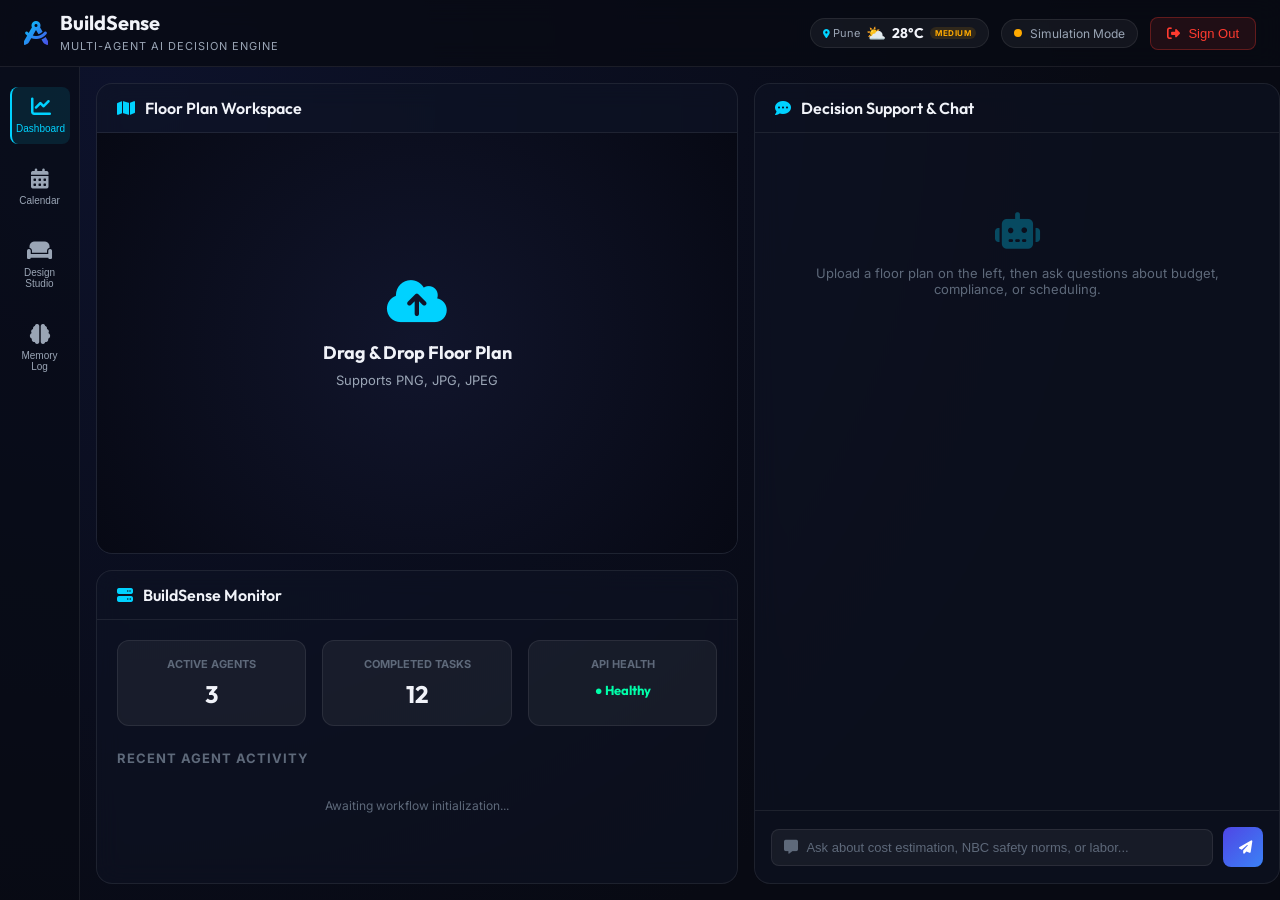
<file: .freebuff/preview.html>
<!DOCTYPE html>
<html lang="en">
<head>
    <meta charset="UTF-8">
    <meta name="viewport" content="width=device-width, initial-scale=1.0">
    <title>BuildSense - Weather in Header</title>
    <link rel="preconnect" href="https://fonts.googleapis.com">
    <link rel="preconnect" href="https://fonts.gstatic.com" crossorigin>
    <link href="https://fonts.googleapis.com/css2?family=Inter:wght@300;400;500;600;700&family=Outfit:wght@400;500;600;700;800&display=swap" rel="stylesheet">
    <link rel="stylesheet" href="https://cdnjs.cloudflare.com/ajax/libs/font-awesome/6.4.0/css/all.min.css">
    <style>
        :root {
            --bg-app: #080a13; --bg-card: rgba(16,20,38,0.55); --bg-card-hover: rgba(22,27,51,0.7);
            --border-glass: rgba(255,255,255,0.08); --border-glass-active: rgba(0,210,255,0.3);
            --text-primary: #f1f3f9; --text-secondary: #9aa5b5; --text-muted: #5e697a;
            --color-primary: #4f46e5; --color-blue: #00d2ff; --color-orange: #ffaa00;
            --color-green: #00ffaa; --color-red: #ff3b30;
            --font-heading: 'Outfit', sans-serif; --font-body: 'Inter', sans-serif;
            --transition-smooth: all 0.3s cubic-bezier(0.4,0,0.2,1);
        }
        * { margin:0; padding:0; box-sizing:border-box; }
        body { background:var(--bg-app); color:var(--text-primary); font-family:var(--font-body); height:100vh; display:flex; flex-direction:column; background:radial-gradient(circle at 10% 10%,#0d122b 0%,#080a13 70%); }
        @keyframes fadeIn { from{opacity:0;transform:translateY(4px)} to{opacity:1;transform:translateY(0)} }
        @keyframes spin { to{transform:rotate(360deg)} }

        /* Header */
        .app-header { display:flex; align-items:center; justify-content:space-between; padding:12px 24px; background:rgba(8,10,19,0.8); backdrop-filter:blur(12px); border-bottom:1px solid var(--border-glass); z-index:100; }
        .header-logo { display:flex; align-items:center; gap:12px; }
        .logo-icon { font-size:24px; background:linear-gradient(135deg,var(--color-blue),var(--color-primary)); -webkit-background-clip:text; -webkit-text-fill-color:transparent; }
        .logo-text h1 { font-family:var(--font-heading); font-size:20px; font-weight:700; line-height:1.1; }
        .logo-text span { font-size:11px; color:var(--text-secondary); text-transform:uppercase; letter-spacing:1px; }
        .header-actions { display:flex; align-items:center; gap:12px; }

        /* Engine Mode Badge */
        .engine-mode-badge { display:flex; align-items:center; gap:8px; background:rgba(255,255,255,0.05); border:1px solid var(--border-glass); padding:6px 12px; border-radius:20px; font-size:12px; color:var(--text-secondary); }
        .status-dot { width:8px; height:8px; border-radius:50%; background:var(--color-orange); }
        .status-dot.pulsing { animation:pulse-orange 1.5s infinite; }
        @keyframes pulse-orange { 0%,100%{box-shadow:0 0 0 0 rgba(255,170,0,0.3)} 50%{box-shadow:0 0 0 6px transparent} }

        /* Buttons */
        .btn { display:inline-flex; align-items:center; gap:8px; padding:8px 16px; border-radius:8px; font-size:13px; font-weight:500; cursor:pointer; border:1px solid transparent; }
        .btn-danger { background:rgba(255,59,48,0.1); border:1px solid rgba(255,59,48,0.3); color:var(--color-red); }

        /* ═══ Header Weather Widget ═══ */
        .header-weather-widget { position:relative; cursor:pointer; padding:5px 12px; background:rgba(255,255,255,0.05); border:1px solid var(--border-glass); border-radius:20px; transition:var(--transition-smooth); flex-shrink:0; z-index:200; }
        .header-weather-widget:hover, .header-weather-widget:focus-visible { border-color:var(--color-blue); background:rgba(0,210,255,0.08); }
        .header-weather-widget:focus-visible { outline:2px solid var(--color-blue); outline-offset:2px; }
        .hw-inner { display:flex; align-items:center; gap:6px; }
        .hw-loading { display:flex; align-items:center; gap:6px; color:var(--text-muted); font-size:12px; }
        .hw-loading i { animation:spin 2s linear infinite; }
        .hw-loaded { display:flex; align-items:center; gap:6px; }
        .hw-city { font-size:11px; color:var(--text-secondary); display:flex; align-items:center; gap:3px; }
        .hw-city i { font-size:9px; color:var(--color-blue); }
        .hw-icon { font-size:16px; line-height:1; }
        .hw-temp { font-family:var(--font-heading); font-size:14px; font-weight:700; color:var(--text-primary); }
        .dw-risk { font-size:8px; font-weight:700; padding:1px 5px; border-radius:6px; text-transform:uppercase; letter-spacing:0.5px; }
        .dw-risk.risk-low { background:rgba(0,255,170,0.12); color:var(--color-green); }
        .dw-risk.risk-medium { background:rgba(255,170,0,0.12); color:var(--color-orange); }
        .dw-risk.risk-high { background:rgba(255,59,48,0.12); color:var(--color-red); }

        /* ═══ Weather Popover ═══ */
        .weather-popover { display:none; position:absolute; top:calc(100% + 10px); right:0; width:320px; max-height:calc(100vh - 80px); overflow-y:auto; z-index:300; border-radius:14px; background:rgba(16,20,38,0.97); border:1px solid var(--border-glass-active); box-shadow:0 8px 32px rgba(0,0,0,0.6), 0 0 16px rgba(0,210,255,0.1); backdrop-filter:blur(16px); animation:fadeIn 0.2s ease; }
        .weather-popover.open { display:block; }
        .weather-popover-inner { padding:18px 20px; }
        .wp-header { margin-bottom:10px; display:flex; align-items:center; justify-content:space-between; }
        .wp-city { font-family:var(--font-heading); font-size:14px; font-weight:600; color:var(--text-primary); display:flex; align-items:center; gap:6px; }
        .wp-city i { color:var(--color-blue); font-size:12px; }
        .wp-risk { padding:3px 10px; border-radius:12px; font-size:10px; font-weight:700; text-transform:uppercase; letter-spacing:0.5px; }
        .wp-risk.risk-low { background:rgba(0,255,170,0.12); color:var(--color-green); }
        .wp-risk.risk-medium { background:rgba(255,170,0,0.12); color:var(--color-orange); }
        .wp-risk.risk-high { background:rgba(255,59,48,0.12); color:var(--color-red); }
        .wp-temp-row { display:flex; align-items:center; gap:10px; margin-bottom:4px; }
        .wp-icon { font-size:32px; line-height:1; }
        .wp-temp-col { display:flex; flex-direction:column; gap:2px; }
        .wp-temp { font-family:var(--font-heading); font-size:24px; font-weight:700; color:var(--text-primary); line-height:1; }
        .wp-condition { font-size:12px; color:var(--text-secondary); }
        .wp-divider { height:1px; background:var(--border-glass); margin:10px 0; }
        .wp-details { display:flex; flex-direction:column; gap:8px; }
        .wp-detail { display:flex; align-items:center; gap:8px; font-size:12px; color:var(--text-secondary); }
        .wp-detail i { color:var(--color-blue); font-size:12px; width:14px; text-align:center; }
        .wp-detail strong { color:var(--text-primary); }
        .wp-advisory-title { font-size:11px; font-weight:600; color:var(--color-orange); margin-bottom:6px; display:flex; align-items:center; gap:5px; }
        .wp-advisory-title i { font-size:11px; }
        .wp-advisories { font-size:11px; color:var(--text-secondary); line-height:1.5; margin-bottom:8px; }
        .wp-activities { display:flex; flex-direction:column; gap:6px; }
        .wp-act-group { font-size:10px; line-height:1.4; }
        .wp-act-safe { color:var(--color-green); }
        .wp-act-restricted { color:var(--color-orange); }
        .wp-act-label { font-weight:600; display:block; margin-bottom:2px; }
        .wp-footer { margin-top:10px; padding-top:8px; border-top:1px solid var(--border-glass); font-size:10px; color:var(--text-muted); }

        /* Layout */
        .app-content-wrapper { display:flex; flex:1; overflow:hidden; }
        .app-sidebar { width:80px; background:rgba(8,10,19,0.6); border-right:1px solid var(--border-glass); display:flex; flex-direction:column; padding-top:20px; }
        .sidebar-nav { display:flex; flex-direction:column; gap:15px; align-items:center; }
        .nav-btn { background:transparent; border:none; color:var(--text-secondary); display:flex; flex-direction:column; align-items:center; gap:6px; padding:10px; cursor:pointer; border-radius:8px; width:60px; }
        .nav-btn i { font-size:20px; } .nav-btn span { font-size:10px; font-weight:500; }
        .nav-btn:hover { color:var(--text-primary); background:rgba(255,255,255,0.05); }
        .nav-btn.active { color:var(--color-blue); background:rgba(0,210,255,0.1); border-left:2px solid var(--color-blue); }
        .app-main { display:grid; grid-template-columns:55% 45%; gap:16px; padding:16px; flex:1; overflow:hidden; }
        .left-panel { display:flex; flex-direction:column; gap:16px; min-height:0; overflow:hidden; }
        .right-panel { min-height:0; overflow:hidden; display:flex; flex-direction:column; }
        .glass-card { background-color:var(--bg-card); border:1px solid var(--border-glass); border-radius:16px; backdrop-filter:blur(12px); display:flex; flex-direction:column; overflow:hidden; transition:border-color 0.4s ease; }
        .glass-card:hover { border-color:rgba(255,255,255,0.12); }
        .card-header { display:flex; align-items:center; justify-content:space-between; padding:14px 20px; border-bottom:1px solid var(--border-glass); flex-shrink:0; }
        .card-title { display:flex; align-items:center; gap:10px; }
        .card-title i { font-size:16px; color:var(--color-blue); }
        .card-title h2 { font-family:var(--font-heading); font-size:16px; font-weight:600; }
        .card-body { padding:20px; flex:1; overflow-y:auto; }
        .blueprint-card { flex:6; }
        .blueprint-body { display:flex; align-items:center; justify-content:center; background:radial-gradient(circle at center,#11152c 0%,#070914 100%); }
        .upload-dropzone { width:100%; height:100%; display:flex; align-items:center; justify-content:center; padding:40px; text-align:center; }
        .dropzone-inner { max-width:400px; display:flex; flex-direction:column; align-items:center; }
        .drop-icon { font-size:48px; color:var(--color-blue); margin-bottom:16px; }
        .upload-dropzone h3 { font-family:var(--font-heading); font-size:18px; margin-bottom:8px; }
        .upload-dropzone p { font-size:13px; color:var(--text-secondary); margin-bottom:20px; }
        .monitor-card { flex:4; }
        .metrics-grid { display:grid; grid-template-columns:repeat(3,1fr); gap:16px; margin-bottom:24px; }
        .metric-box { background:rgba(255,255,255,0.05); border:1px solid var(--border-glass); border-radius:12px; padding:16px; text-align:center; }
        .metric-box h4 { font-size:11px; color:var(--text-muted); text-transform:uppercase; margin-bottom:8px; }
        .metric-value { font-family:var(--font-heading); font-size:24px; font-weight:700; }
        .status-good { color:var(--color-green) !important; font-size:13px !important; }
        .section-title { font-size:13px; color:var(--text-muted); text-transform:uppercase; letter-spacing:1px; margin-bottom:12px; }
        .empty-log { font-size:12px; color:var(--text-muted); text-align:center; padding:20px 0; }
        .chat-card { display:flex; flex-direction:column; overflow:hidden; flex:1; }
        .chat-input-area { padding:16px; border-top:1px solid var(--border-glass); flex-shrink:0; }
        .input-row { display:flex; gap:10px; align-items:center; }
        .input-wrapper { flex:1; display:flex; align-items:center; background:rgba(255,255,255,0.05); border:1px solid var(--border-glass); border-radius:8px; padding:0 12px; }
        .input-wrapper input { flex:1; background:none; border:none; color:var(--text-primary); padding:10px 8px; font-size:13px; outline:none; width:100%; }
        .input-wrapper input::placeholder { color:var(--text-muted); }
        .input-icon { color:var(--text-muted); font-size:14px; }
        .btn-send { background:linear-gradient(135deg,var(--color-primary),#3b82f6); color:white; padding:10px 16px; border:none; border-radius:8px; cursor:pointer; }

        @media(max-width:768px){ .weather-popover{left:0;right:0;width:auto;min-width:240px;max-width:calc(100vw-48px)} .app-main{grid-template-columns:1fr} .app-sidebar{width:56px} }
    </style>
</head>
<body>
    <header class="app-header">
        <div class="header-logo">
            <div class="logo-icon"><i class="fa-solid fa-compass-drafting"></i></div>
            <div class="logo-text"><h1>BuildSense</h1><span>Multi-Agent AI Decision Engine</span></div>
        </div>
        <div class="header-actions">
            <!-- Weather Widget BEFORE Simulation Mode -->
            <div class="header-weather-widget" id="dashboardWeatherCard" tabindex="0" role="button" aria-label="View construction weather details" aria-expanded="false" aria-controls="weatherPopover">
                <div class="hw-inner">
                    <div class="hw-loaded">
                        <span class="hw-city"><i class="fa-solid fa-location-dot"></i> <span id="dwCity">Pune</span></span>
                        <span class="hw-icon" id="dwIcon">⛅</span>
                        <span class="hw-temp" id="dwTemp">28°C</span>
                        <span class="dw-risk risk-medium" id="dwRisk">MEDIUM</span>
                    </div>
                </div>
                <div class="weather-popover" id="weatherPopover" role="dialog" aria-label="Construction weather details">
                    <div class="weather-popover-inner">
                        <div class="wp-header">
                            <span class="wp-city"><i class="fa-solid fa-location-dot"></i> <span id="wpCity">Pune</span></span>
                            <span class="wp-risk risk-medium" id="wpRisk">MEDIUM</span>
                        </div>
                        <div class="wp-temp-row">
                            <span class="wp-icon" id="wpIcon">⛅</span>
                            <div class="wp-temp-col">
                                <span class="wp-temp" id="wpTemp">28°C</span>
                                <span class="wp-condition" id="wpCondition">Partly Cloudy</span>
                            </div>
                        </div>
                        <div class="wp-divider"></div>
                        <div class="wp-details">
                            <div class="wp-detail"><i class="fa-solid fa-temperature-half"></i><span>Feels like: <strong id="wpFeelsLike">30°C</strong></span></div>
                            <div class="wp-detail"><i class="fa-solid fa-droplet"></i><span>Humidity: <strong id="wpHumidity">65%</strong></span></div>
                            <div class="wp-detail"><i class="fa-solid fa-wind"></i><span>Wind: <strong id="wpWind">32 km/h</strong></span></div>
                            <div class="wp-detail"><i class="fa-solid fa-cloud-rain"></i><span>Rainfall: <strong id="wpRainfall">0.5 mm/h</strong></span></div>
                        </div>
                        <div class="wp-divider"></div>
                        <div class="wp-advisory-title"><i class="fa-solid fa-hard-hat"></i> Site Advisory</div>
                        <div class="wp-advisories">⚠️ Moderate wind (32 km/h) — ensure scaffolding bracing is properly tightened. Avoid transporting lightweight sheet materials (gypsum, glass).</div>
                        <div class="wp-activities">
                            <div class="wp-act-group wp-act-safe"><span class="wp-act-label">✅ Safe Activities</span>Structural masonry (covered) • Interior tiling • Electrical conduit • Carpentry (indoor)</div>
                            <div class="wp-act-group wp-act-restricted"><span class="wp-act-label">⛔ Restricted Activities</span>Scaffolding erection • Crane & material hoisting • Sheet material handling</div>
                        </div>
                        <div class="wp-footer">Updated just now</div>
                    </div>
                </div>
            </div>

            <div class="engine-mode-badge"><span class="status-dot pulsing"></span><span>Simulation Mode</span></div>
            <button class="btn btn-danger"><i class="fa-solid fa-right-from-bracket"></i> Sign Out</button>
        </div>
    </header>

    <div class="app-content-wrapper">
        <aside class="app-sidebar">
            <nav class="sidebar-nav">
                <button class="nav-btn active"><i class="fa-solid fa-chart-line"></i><span>Dashboard</span></button>
                <button class="nav-btn"><i class="fa-solid fa-calendar-days"></i><span>Calendar</span></button>
                <button class="nav-btn"><i class="fa-solid fa-couch"></i><span>Design Studio</span></button>
                <button class="nav-btn"><i class="fa-solid fa-brain"></i><span>Memory Log</span></button>
            </nav>
        </aside>

        <main class="app-main">
            <section class="left-panel">
                <div class="glass-card blueprint-card" style="flex:6;">
                    <div class="card-header"><div class="card-title"><i class="fa-solid fa-map"></i><h2>Floor Plan Workspace</h2></div></div>
                    <div class="card-body blueprint-body">
                        <div class="upload-dropzone"><div class="dropzone-inner">
                            <i class="fa-solid fa-cloud-arrow-up drop-icon"></i>
                            <h3>Drag & Drop Floor Plan</h3><p>Supports PNG, JPG, JPEG</p>
                        </div></div>
                    </div>
                </div>
                <div class="glass-card monitor-card" style="flex:4;">
                    <div class="card-header"><div class="card-title"><i class="fa-solid fa-server"></i><h2>BuildSense Monitor</h2></div></div>
                    <div class="card-body">
                        <div class="metrics-grid">
                            <div class="metric-box"><h4>Active Agents</h4><span class="metric-value">3</span></div>
                            <div class="metric-box"><h4>Completed Tasks</h4><span class="metric-value">12</span></div>
                            <div class="metric-box"><h4>API Health</h4><span class="metric-value status-good">● Healthy</span></div>
                        </div>
                        <h4 class="section-title">Recent Agent Activity</h4>
                        <div class="empty-log">Awaiting workflow initialization...</div>
                    </div>
                </div>
            </section>
            <section class="right-panel">
                <div class="glass-card chat-card">
                    <div class="card-header"><div class="card-title"><i class="fa-solid fa-comment-dots"></i><h2>Decision Support & Chat</h2></div></div>
                    <div class="card-body" style="flex:1;">
                        <div style="text-align:center;padding:60px 20px;">
                            <i class="fa-solid fa-robot" style="font-size:36px;color:var(--color-blue);opacity:0.3;margin-bottom:16px;display:block;"></i>
                            <p style="color:var(--text-muted);font-size:13px;">Upload a floor plan on the left, then ask questions about budget, compliance, or scheduling.</p>
                        </div>
                    </div>
                    <div class="chat-input-area">
                        <div class="input-row">
                            <div class="input-wrapper">
                                <i class="fa-solid fa-message input-icon"></i>
                                <input type="text" placeholder="Ask about cost estimation, NBC safety norms, or labor..." autocomplete="off">
                            </div>
                            <button class="btn-send" style="width:40px;height:40px;"><i class="fa-solid fa-paper-plane" style="color:white;"></i></button>
                        </div>
                    </div>
                </div>
            </section>
        </main>
    </div>

    <script>
        const card = document.getElementById('dashboardWeatherCard');
        const popover = document.getElementById('weatherPopover');
        function closePopover() { popover.classList.remove('open'); card.setAttribute('aria-expanded','false'); }
        card.addEventListener('click', (e) => {
            e.stopPropagation();
            popover.classList.contains('open') ? closePopover() : (popover.classList.add('open'), card.setAttribute('aria-expanded','true'));
        });
        card.addEventListener('keydown', (e) => {
            if(e.key==='Enter'||e.key===' '){e.preventDefault();card.click();}
            if(e.key==='Escape') closePopover();
        });
        document.addEventListener('click', (e) => { if(popover.classList.contains('open')&&!card.contains(e.target)) closePopover(); });
        document.addEventListener('keydown', (e) => { if(e.key==='Escape') closePopover(); });
    </script>
</body>
</html>
</file>
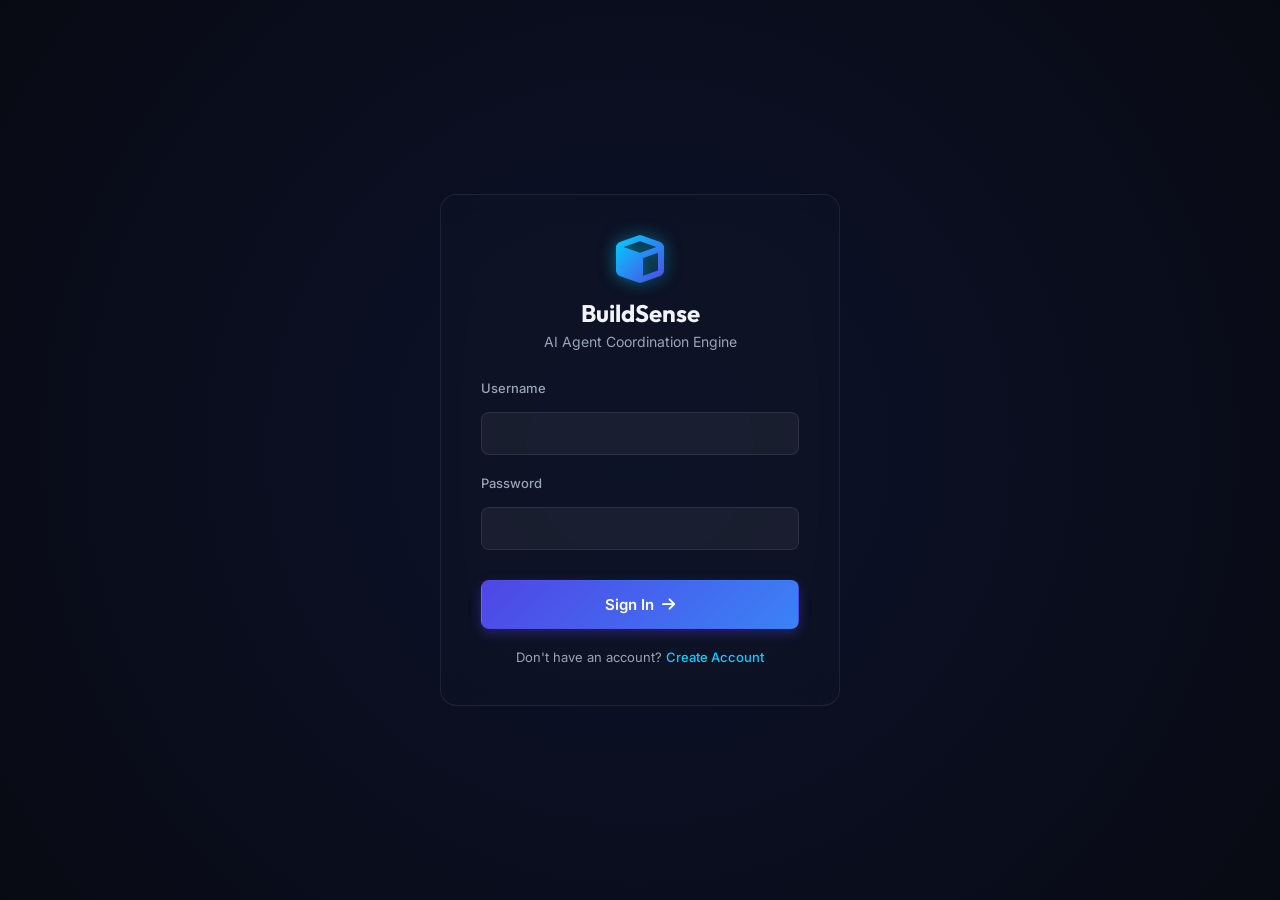
<file: templates/login.html>
<!DOCTYPE html>
<html lang="en">
<head>
    <meta charset="UTF-8">
    <meta name="viewport" content="width=device-width, initial-scale=1.0">
    <title>Login - BuildSense AI Orchestrator</title>
    <link href="https://fonts.googleapis.com/css2?family=Inter:wght@400;500;600&family=Outfit:wght@500;600;700&display=swap" rel="stylesheet">
    <link rel="stylesheet" href="https://cdnjs.cloudflare.com/ajax/libs/font-awesome/6.4.0/css/all.min.css">
    <link rel="stylesheet" href="/static/css/style.css">
    <style>
        body {
            display: flex;
            align-items: center;
            justify-content: center;
            height: 100vh;
            background: radial-gradient(circle at center, #0d122b 0%, #080a13 100%);
        }
        .login-card {
            width: 400px;
            padding: 40px;
            text-align: center;
            animation: fadeIn 0.5s ease-out;
        }
        .login-header {
            margin-bottom: 30px;
        }
        .login-header .logo-icon {
            font-size: 48px;
            margin-bottom: 15px;
            display: inline-block;
        }
        .login-header h1 {
            font-family: var(--font-heading);
            font-size: 24px;
            margin-bottom: 5px;
        }
        .login-header p {
            color: var(--text-secondary);
            font-size: 14px;
        }
        .form-group {
            margin-bottom: 20px;
            text-align: left;
        }
        .form-group label {
            display: block;
            margin-bottom: 8px;
            font-size: 13px;
            color: var(--text-secondary);
            font-weight: 500;
        }
        .form-control {
            width: 100%;
            padding: 12px 16px;
            background: rgba(255, 255, 255, 0.05);
            border: 1px solid var(--border-glass);
            border-radius: 8px;
            color: var(--text-primary);
            font-family: var(--font-body);
            font-size: 14px;
            transition: var(--transition-smooth);
        }
        .form-control:focus {
            outline: none;
            border-color: var(--color-blue);
            background: rgba(0, 210, 255, 0.05);
            box-shadow: 0 0 0 3px rgba(0, 210, 255, 0.1);
        }
        .btn-login {
            width: 100%;
            padding: 14px;
            font-size: 15px;
            font-weight: 600;
            margin-top: 10px;
        }
        .error-message {
            color: var(--color-red);
            font-size: 13px;
            margin-top: 15px;
            display: none;
        }
        .login-link {
            margin-top: 20px;
            font-size: 13px;
            color: var(--text-secondary);
        }
        .login-link a {
            color: var(--color-blue);
            text-decoration: none;
            font-weight: 500;
        }
        .login-link a:hover {
            text-decoration: underline;
        }
    </style>
</head>
<body>

    <div class="glass-card login-card">
        <div class="login-header">
            <i class="fa-solid fa-cube logo-icon"></i>
            <h1>BuildSense</h1>
            <p>AI Agent Coordination Engine</p>
        </div>

        <form id="loginForm">
            <div class="form-group">
                <label for="username">Username</label>
                <input type="text" id="username" class="form-control" required autocomplete="username">
            </div>
            <div class="form-group">
                <label for="password">Password</label>
                <input type="password" id="password" class="form-control" required autocomplete="current-password">
            </div>
            <button type="submit" class="btn btn-primary btn-login">
                <span>Sign In</span> <i class="fa-solid fa-arrow-right"></i>
            </button>
            <div id="errorMessage" class="error-message">Invalid credentials</div>
        </form>

        <div class="login-link">
            Don't have an account? <a href="/register">Create Account</a>
        </div>
    </div>

    <script>
        document.getElementById('loginForm').addEventListener('submit', async (e) => {
            e.preventDefault();
            const username = document.getElementById('username').value;
            const password = document.getElementById('password').value;
            const btn = document.querySelector('.btn-login');
            const errorDiv = document.getElementById('errorMessage');
            
            btn.innerHTML = '<i class="fa-solid fa-circle-notch fa-spin"></i>';
            btn.disabled = true;
            errorDiv.style.display = 'none';

            try {
                const response = await fetch('/api/auth/login', {
                    method: 'POST',
                    headers: { 'Content-Type': 'application/json' },
                    body: JSON.stringify({ username, password })
                });

                if (response.ok) {
                    window.location.href = '/';
                } else {
                    errorDiv.style.display = 'block';
                    errorDiv.textContent = 'Invalid username or password';
                }
            } catch (err) {
                errorDiv.style.display = 'block';
                errorDiv.textContent = 'Connection error';
            } finally {
                btn.innerHTML = '<span>Sign In</span> <i class="fa-solid fa-arrow-right"></i>';
                btn.disabled = false;
            }
        });
    </script>
</body>
</html>
</file>
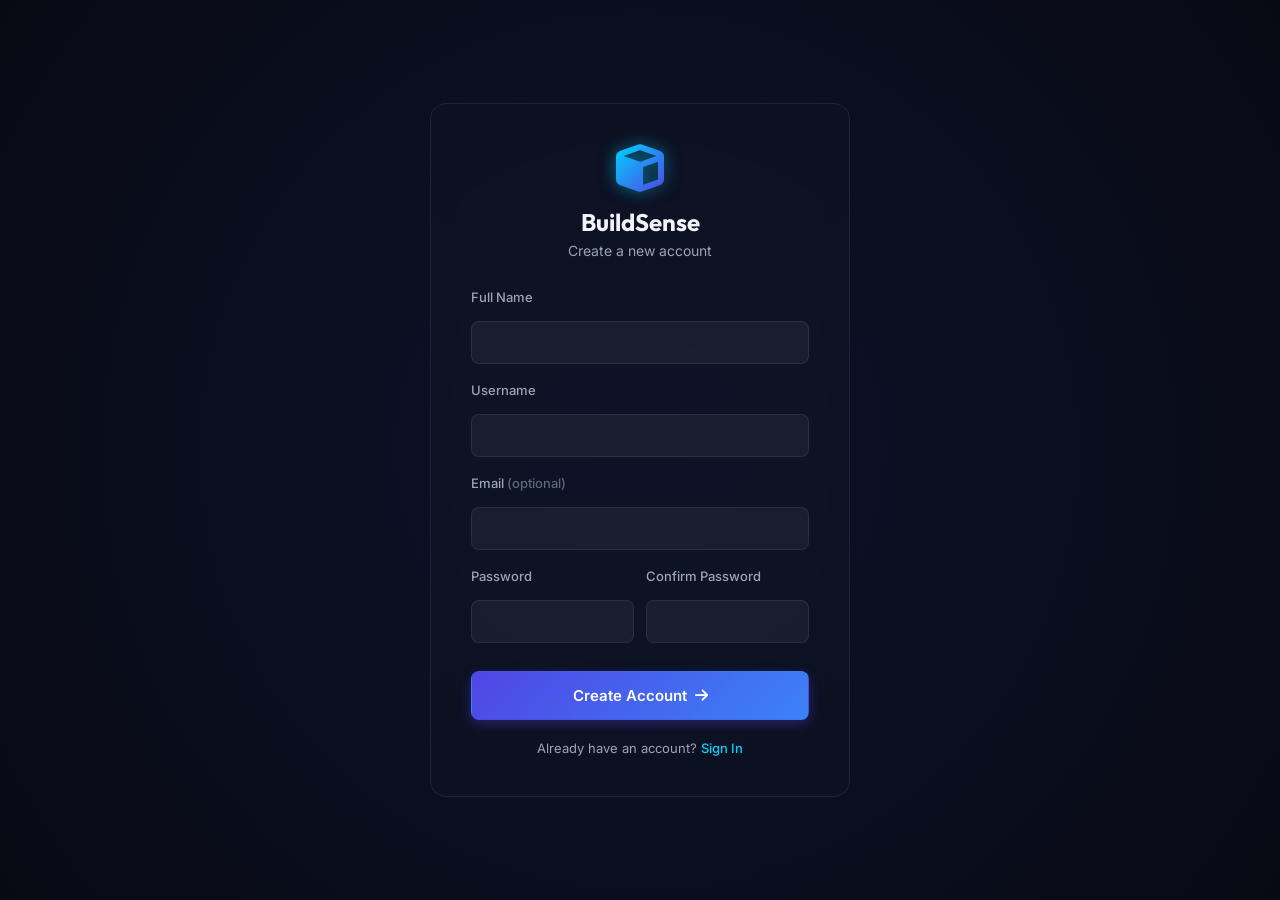
<file: templates/register.html>
<!DOCTYPE html>
<html lang="en">
<head>
    <meta charset="UTF-8">
    <meta name="viewport" content="width=device-width, initial-scale=1.0">
    <title>Create Account - BuildSense AI</title>
    <link href="https://fonts.googleapis.com/css2?family=Inter:wght@400;500;600&family=Outfit:wght@500;600;700&display=swap" rel="stylesheet">
    <link rel="stylesheet" href="https://cdnjs.cloudflare.com/ajax/libs/font-awesome/6.4.0/css/all.min.css">
    <link rel="stylesheet" href="/static/css/style.css">
    <style>
        body {
            display: flex;
            align-items: center;
            justify-content: center;
            height: 100vh;
            background: radial-gradient(circle at center, #0d122b 0%, #080a13 100%);
        }
        .login-card {
            width: 420px;
            padding: 40px;
            text-align: center;
            animation: fadeIn 0.5s ease-out;
        }
        .login-header {
            margin-bottom: 30px;
        }
        .login-header .logo-icon {
            font-size: 48px;
            margin-bottom: 15px;
            display: inline-block;
        }
        .login-header h1 {
            font-family: var(--font-heading);
            font-size: 24px;
            margin-bottom: 5px;
        }
        .login-header p {
            color: var(--text-secondary);
            font-size: 14px;
        }
        .form-group {
            margin-bottom: 18px;
            text-align: left;
        }
        .form-group label {
            display: block;
            margin-bottom: 8px;
            font-size: 13px;
            color: var(--text-secondary);
            font-weight: 500;
        }
        .form-control {
            width: 100%;
            padding: 12px 16px;
            background: rgba(255, 255, 255, 0.05);
            border: 1px solid var(--border-glass);
            border-radius: 8px;
            color: var(--text-primary);
            font-family: var(--font-body);
            font-size: 14px;
            transition: var(--transition-smooth);
        }
        .form-control:focus {
            outline: none;
            border-color: var(--color-blue);
            background: rgba(0, 210, 255, 0.05);
            box-shadow: 0 0 0 3px rgba(0, 210, 255, 0.1);
        }
        .btn-register {
            width: 100%;
            padding: 14px;
            font-size: 15px;
            font-weight: 600;
            margin-top: 10px;
        }
        .error-message {
            color: var(--color-red);
            font-size: 13px;
            margin-top: 15px;
            display: none;
        }
        .success-message {
            color: var(--color-green);
            font-size: 13px;
            margin-top: 15px;
            display: none;
        }
        .login-link {
            margin-top: 20px;
            font-size: 13px;
            color: var(--text-secondary);
        }
        .login-link a {
            color: var(--color-blue);
            text-decoration: none;
            font-weight: 500;
        }
        .login-link a:hover {
            text-decoration: underline;
        }
        .form-row {
            display: flex;
            gap: 12px;
        }
        .form-row .form-group {
            flex: 1;
        }
    </style>
</head>
<body>

    <div class="glass-card login-card">
        <div class="login-header">
            <i class="fa-solid fa-cube logo-icon"></i>
            <h1>BuildSense</h1>
            <p>Create a new account</p>
        </div>

        <form id="registerForm">
            <div class="form-group">
                <label for="name">Full Name</label>
                <input type="text" id="name" class="form-control" required autocomplete="name">
            </div>
            <div class="form-group">
                <label for="username">Username</label>
                <input type="text" id="username" class="form-control" required autocomplete="username">
            </div>
            <div class="form-group">
                <label for="email">Email <span style="color:var(--text-muted)">(optional)</span></label>
                <input type="email" id="email" class="form-control" autocomplete="email">
            </div>
            <div class="form-row">
                <div class="form-group">
                    <label for="password">Password</label>
                    <input type="password" id="password" class="form-control" required autocomplete="new-password" minlength="6">
                </div>
                <div class="form-group">
                    <label for="confirmPassword">Confirm Password</label>
                    <input type="password" id="confirmPassword" class="form-control" required autocomplete="new-password" minlength="6">
                </div>
            </div>
            <button type="submit" class="btn btn-primary btn-register">
                <span>Create Account</span> <i class="fa-solid fa-arrow-right"></i>
            </button>
            <div id="errorMessage" class="error-message">Error</div>
            <div id="successMessage" class="success-message">Account created successfully! Redirecting...</div>
        </form>

        <div class="login-link">
            Already have an account? <a href="/login">Sign In</a>
        </div>
    </div>

    <script>
        document.getElementById('registerForm').addEventListener('submit', async (e) => {
            e.preventDefault();
            const name = document.getElementById('name').value;
            const username = document.getElementById('username').value;
            const email = document.getElementById('email').value;
            const password = document.getElementById('password').value;
            const confirmPassword = document.getElementById('confirmPassword').value;
            const btn = document.querySelector('.btn-register');
            const errorDiv = document.getElementById('errorMessage');
            const successDiv = document.getElementById('successMessage');

            errorDiv.style.display = 'none';
            successDiv.style.display = 'none';

            if (password !== confirmPassword) {
                errorDiv.textContent = 'Passwords do not match';
                errorDiv.style.display = 'block';
                return;
            }

            btn.innerHTML = '<i class="fa-solid fa-circle-notch fa-spin"></i>';
            btn.disabled = true;

            try {
                const response = await fetch('/api/auth/register', {
                    method: 'POST',
                    headers: { 'Content-Type': 'application/json' },
                    body: JSON.stringify({ name, username, email, password, confirm_password: confirmPassword })
                });

                const data = await response.json();

                if (response.ok) {
                    successDiv.style.display = 'block';
                    setTimeout(() => {
                        window.location.href = '/login';
                    }, 1500);
                } else {
                    errorDiv.textContent = data.error || 'Registration failed';
                    errorDiv.style.display = 'block';
                }
            } catch (err) {
                errorDiv.textContent = 'Connection error';
                errorDiv.style.display = 'block';
            } finally {
                btn.innerHTML = '<span>Create Account</span> <i class="fa-solid fa-arrow-right"></i>';
                btn.disabled = false;
            }
        });
    </script>
</body>
</html>
</file>
<file: static/css/style.css>
/* BuildSense Premium Stylesheet */

/* Design Variables */
:root {
    --bg-app: #080a13;
    --bg-card: rgba(16, 20, 38, 0.55);
    --bg-card-hover: rgba(22, 27, 51, 0.7);
    --border-glass: rgba(255, 255, 255, 0.08);
    --border-glass-active: rgba(0, 210, 255, 0.3);
    
    --text-primary: #f1f3f9;
    --text-secondary: #9aa5b5;
    --text-muted: #5e697a;
    
    --color-primary: #4f46e5;
    --color-primary-glow: rgba(79, 70, 229, 0.35);
    
    --color-blue: #00d2ff;
    --color-blue-glow: rgba(0, 210, 255, 0.3);

    /* Dark blue for calendar activity labels (readable on white chips) */
    --color-navy: #1e3a8a;
    
    --color-orange: #ffaa00;
    --color-orange-glow: rgba(255, 170, 0, 0.3);
    
    --color-green: #00ffaa;
    --color-green-glow: rgba(0, 255, 170, 0.3);
    
    --color-red: #ff3b30;
    --color-red-glow: rgba(255, 59, 48, 0.3);
    
    --color-node-inactive: #22273a;
    
    --font-heading: 'Outfit', sans-serif;
    --font-body: 'Inter', sans-serif;
    
    --transition-smooth: all 0.3s cubic-bezier(0.4, 0, 0.2, 1);
}

/* Base resets & styles */
* {
    margin: 0;
    padding: 0;
    box-sizing: border-box;
}

body {
    background-color: var(--bg-app);
    color: var(--text-primary);
    font-family: var(--font-body);
    overflow-x: hidden;
    height: 100vh;
    display: flex;
    flex-direction: column;
}

/* Scrollbars */
::-webkit-scrollbar {
    width: 6px;
    height: 6px;
}
::-webkit-scrollbar-track {
    background: rgba(0, 0, 0, 0.2);
}
::-webkit-scrollbar-thumb {
    background: rgba(255, 255, 255, 0.15);
    border-radius: 4px;
}
::-webkit-scrollbar-thumb:hover {
    background: rgba(255, 255, 255, 0.3);
}

/* App Container */
.app-container {
    display: flex;
    flex-direction: column;
    height: 100vh;
    background: radial-gradient(circle at 10% 10%, #0d122b 0%, #080a13 70%);
}

/* Header */
.app-header {
    display: flex;
    align-items: center;
    justify-content: space-between;
    padding: 12px 24px;
    background: rgba(8, 10, 19, 0.8);
    backdrop-filter: blur(12px);
    border-bottom: 1px solid var(--border-glass);
    z-index: 100;
}

.header-logo {
    display: flex;
    align-items: center;
    gap: 12px;
}

.logo-icon {
    font-size: 24px;
    color: var(--color-blue);
    background: linear-gradient(135deg, var(--color-blue), var(--color-primary));
    -webkit-background-clip: text;
    -webkit-text-fill-color: transparent;
    filter: drop-shadow(0 0 8px rgba(0, 210, 255, 0.5));
}

.logo-text h1 {
    font-family: var(--font-heading);
    font-size: 20px;
    font-weight: 700;
    letter-spacing: -0.5px;
    line-height: 1.1;
}

.logo-text span {
    font-size: 11px;
    color: var(--text-secondary);
    text-transform: uppercase;
    letter-spacing: 1px;
}

.header-actions {
    display: flex;
    align-items: center;
    gap: 16px;
}

/* Engine Mode Badge */
.engine-mode-badge {
    display: flex;
    align-items: center;
    gap: 8px;
    background: rgba(255, 255, 255, 0.05);
    border: 1px solid var(--border-glass);
    padding: 6px 12px;
    border-radius: 20px;
    font-size: 12px;
    font-weight: 500;
    color: var(--text-secondary);
}

.status-dot {
    width: 8px;
    height: 8px;
    border-radius: 50%;
    background-color: var(--color-orange);
}

.status-dot.pulsing {
    box-shadow: 0 0 0 0 var(--color-orange-glow);
    animation: pulse-orange 1.5s infinite;
}

.status-dot.live {
    background-color: var(--color-green);
    box-shadow: 0 0 0 0 var(--color-green-glow);
    animation: pulse-green 1.5s infinite;
}

/* Buttons */
.btn {
    display: inline-flex;
    align-items: center;
    justify-content: center;
    gap: 8px;
    padding: 8px 16px;
    border-radius: 8px;
    font-family: var(--font-body);
    font-size: 13px;
    font-weight: 500;
    cursor: pointer;
    transition: var(--transition-smooth);
    border: 1px solid transparent;
}

.btn-primary {
    background: linear-gradient(135deg, var(--color-primary) 0%, #3b82f6 100%);
    color: white;
    box-shadow: 0 4px 12px var(--color-primary-glow);
}

.btn-primary:hover {
    transform: translateY(-1px);
    box-shadow: 0 6px 16px rgba(79, 70, 229, 0.5);
}

.btn-secondary {
    background: rgba(255, 255, 255, 0.05);
    border-color: var(--border-glass);
    color: var(--text-primary);
}

.btn-secondary:hover {
    background: rgba(255, 255, 255, 0.1);
    border-color: rgba(255, 255, 255, 0.2);
}

.btn-link {
    background: none;
    border: none;
    color: var(--color-blue);
    padding: 0;
    font-size: 13px;
    text-decoration: none;
}

.btn-link:hover {
    color: #00b0ff;
    text-decoration: underline;
}

.btn-clear {
    color: var(--text-muted);
}
.btn-clear:hover {
    color: var(--color-red);
    text-decoration: none;
}

.btn-danger {
    background: rgba(255, 59, 48, 0.1);
    border: 1px solid rgba(255, 59, 48, 0.3);
    color: var(--color-red);
}
.btn-danger:hover {
    background: rgba(255, 59, 48, 0.2);
    border-color: rgba(255, 59, 48, 0.5);
    box-shadow: 0 0 10px rgba(255, 59, 48, 0.2);
}


/* Layout */
.app-main {
    display: grid;
    grid-template-columns: 55% 45%;
    gap: 16px;
    padding: 16px;
    height: calc(100vh - 57px);
    overflow: hidden;
}

.left-panel {
    display: flex;
    flex-direction: column;
    gap: 16px;
    height: 100%;
    overflow: hidden;
}

.right-panel {
    height: 100%;
    overflow: hidden;
}

/* Glassmorphism Cards */
.glass-card {
    background-color: var(--bg-card);
    border: 1px solid var(--border-glass);
    border-radius: 16px;
    backdrop-filter: blur(12px);
    display: flex;
    flex-direction: column;
    overflow: hidden;
    transition: border-color 0.4s ease;
}

.glass-card:hover {
    border-color: rgba(255, 255, 255, 0.12);
}

.card-header {
    display: flex;
    align-items: center;
    justify-content: space-between;
    padding: 14px 20px;
    border-bottom: 1px solid var(--border-glass);
}

.card-title {
    display: flex;
    align-items: center;
    gap: 10px;
}

.card-title i {
    font-size: 16px;
    color: var(--color-blue);
}

.card-title h2 {
    font-family: var(--font-heading);
    font-size: 16px;
    font-weight: 600;
}

.card-subtitle {
    font-size: 12px;
    color: var(--text-secondary);
    background: rgba(255, 255, 255, 0.05);
    padding: 2px 8px;
    border-radius: 12px;
}

.card-body {
    padding: 20px;
    flex: 1;
    overflow-y: auto;
}

/* Blueprint Workspace Panel */
.blueprint-card {
    flex: 6;
}

.blueprint-body {
    display: flex;
    align-items: center;
    justify-content: center;
    background: radial-gradient(circle at center, #11152c 0%, #070914 100%);
    position: relative;
    padding: 0;
}

/* Upload Dropzone */
.upload-dropzone {
    width: 100%;
    height: 100%;
    display: flex;
    align-items: center;
    justify-content: center;
    padding: 40px;
    text-align: center;
    cursor: pointer;
    transition: var(--transition-smooth);
}

.dropzone-inner {
    max-width: 400px;
    display: flex;
    flex-direction: column;
    align-items: center;
}

.drop-icon {
    font-size: 48px;
    color: var(--color-blue);
    margin-bottom: 16px;
    filter: drop-shadow(0 0 10px var(--color-blue-glow));
    transition: var(--transition-smooth);
}

.upload-dropzone:hover .drop-icon {
    transform: translateY(-5px);
    color: #00e5ff;
}

.upload-dropzone h3 {
    font-family: var(--font-heading);
    font-size: 18px;
    font-weight: 500;
    margin-bottom: 8px;
}

.upload-dropzone p {
    font-size: 13px;
    color: var(--text-secondary);
    margin-bottom: 20px;
}

.dropzone-divider {
    width: 100%;
    display: flex;
    align-items: center;
    margin-bottom: 20px;
}
.dropzone-divider::before, .dropzone-divider::after {
    content: '';
    flex: 1;
    height: 1px;
    background: var(--border-glass);
}
.dropzone-divider span {
    padding: 0 10px;
    font-size: 11px;
    color: var(--text-muted);
}

.btn-preset {
    margin-top: 16px;
    font-size: 12px;
    cursor: pointer;
}

/* Canvas Container */
.canvas-container {
    width: 100%;
    height: 100%;
    display: flex;
    flex-direction: column;
    overflow: hidden;
}

.zoom-controls {
    display: flex;
    align-items: center;
    gap: 6px;
    padding: 6px 12px;
    background: rgba(16, 20, 38, 0.8);
    border-bottom: 1px solid var(--border-glass);
    flex-shrink: 0;
}

.btn-icon-zoom {
    width: 28px;
    height: 28px;
    border-radius: 6px;
    background: rgba(255,255,255,0.05);
    border: 1px solid var(--border-glass);
    color: var(--text-primary);
    font-size: 12px;
    cursor: pointer;
    display: flex;
    align-items: center;
    justify-content: center;
    transition: var(--transition-smooth);
}
.btn-icon-zoom:hover { background: rgba(255,255,255,0.1); }

.btn-zoom-action {
    padding: 4px 10px;
    border-radius: 6px;
    background: rgba(255,255,255,0.05);
    border: 1px solid var(--border-glass);
    color: var(--text-secondary);
    font-size: 11px;
    font-family: var(--font-body);
    cursor: pointer;
    display: flex;
    align-items: center;
    gap: 4px;
    transition: var(--transition-smooth);
}
.btn-zoom-action:hover { background: rgba(255,255,255,0.1); color: var(--text-primary); }

.zoom-level {
    font-size: 11px;
    color: var(--text-secondary);
    min-width: 40px;
    text-align: center;
    font-family: monospace;
}

.canvas-scroll-area {
    flex: 1;
    overflow: auto;
    display: flex;
    align-items: flex-start;
    justify-content: center;
    padding: 10px;
    background: radial-gradient(circle at center, #11152c 0%, #070914 100%);
    min-height: 0;
}

.canvas-wrapper {
    position: relative;
    border-radius: 8px;
    box-shadow: 0 10px 30px rgba(0,0,0,0.5);
    overflow: hidden;
    flex-shrink: 0;
    line-height: 0;
    /* Auto margins center the blueprint both axes when it is smaller than
       the workspace, and collapse to 0 when zoomed in — so panning/scrolling
       never clips content. */
    margin: auto;
}

#blueprintCanvas {
    display: block;
    background-color: #1a1e34;
}

.canvas-tooltip {
    position: absolute;
    background: rgba(10, 14, 30, 0.95);
    border: 1px solid var(--color-blue);
    box-shadow: 0 4px 20px rgba(0,0,0,0.6), 0 0 12px var(--color-blue-glow);
    padding: 10px 14px;
    border-radius: 8px;
    pointer-events: none;
    z-index: 10;
    font-size: 12px;
    display: none;
    transition: opacity 0.2s ease;
    min-width: 160px;
    white-space: nowrap;
}

.canvas-tooltip h4 {
    font-family: var(--font-heading);
    margin: 0 0 8px 0;
    padding-bottom: 6px;
    border-bottom: 1px solid rgba(255,255,255,0.1);
    color: var(--color-blue);
    font-size: 13px;
    line-height: 1.3;
}

.canvas-tooltip p {
    color: var(--text-primary);
    margin: 5px 0;
    line-height: 1.4;
}

.canvas-tooltip strong {
    color: var(--text-secondary);
    font-weight: 600;
}

/* Control Badges */
.canvas-controls {
    display: flex;
    gap: 8px;
}

.control-badge {
    font-size: 11px;
    font-weight: 500;
    padding: 4px 10px;
    border-radius: 12px;
    display: flex;
    align-items: center;
    gap: 4px;
    border: 1px solid transparent;
}

.badge-blue {
    background: rgba(0, 210, 255, 0.1);
    color: var(--color-blue);
    border-color: rgba(0, 210, 255, 0.2);
}
.badge-orange {
    background: rgba(255, 170, 0, 0.1);
    color: var(--color-orange);
    border-color: rgba(255, 170, 0, 0.2);
}
.badge-green {
    background: rgba(0, 255, 170, 0.1);
    color: var(--color-green);
    border-color: rgba(0, 255, 170, 0.2);
}

/* Chat Card Right Panel */
.chat-card {
    height: 100%;
}

.chat-body {
    display: flex;
    flex-direction: column;
    gap: 16px;
    padding: 20px;
}

.chat-message {
    display: flex;
    gap: 12px;
    max-width: 90%;
    margin-bottom: 8px;
    animation: fadeIn 0.3s ease;
}

.chat-message.user-message {
    align-self: flex-end;
    flex-direction: row-reverse;
}

.msg-icon {
    width: 32px;
    height: 32px;
    border-radius: 50%;
    display: flex;
    align-items: center;
    justify-content: center;
    font-size: 13px;
    flex-shrink: 0;
}

.user-message .msg-icon {
    background: linear-gradient(135deg, var(--color-primary), #3b82f6);
    color: white;
}

.system-message .msg-icon {
    background: rgba(0, 210, 255, 0.1);
    color: var(--color-blue);
    border: 1px solid var(--border-glass-active);
}

.agent-output-message .msg-icon {
    background: rgba(255, 170, 0, 0.1);
    color: var(--color-orange);
    border: 1px solid rgba(255, 170, 0, 0.2);
}

.msg-content {
    background: rgba(255, 255, 255, 0.03);
    border: 1px solid var(--border-glass);
    padding: 12px 16px;
    border-radius: 14px;
    font-size: 13.5px;
    line-height: 1.5;
    color: var(--text-primary);
}

.user-message .msg-content {
    background: rgba(79, 70, 229, 0.15);
    border-color: rgba(79, 70, 229, 0.3);
    border-top-right-radius: 2px;
}

.system-message .msg-content {
    border-top-left-radius: 2px;
}

.msg-content h3 {
    font-family: var(--font-heading);
    font-size: 15px;
    font-weight: 600;
    margin-bottom: 6px;
    color: var(--color-blue);
}

/* Preset Options */
.quick-presets {
    margin-top: 14px;
    display: flex;
    flex-direction: column;
    gap: 8px;
}

.preset-title {
    font-size: 11px;
    color: var(--text-muted);
    font-weight: 600;
    text-transform: uppercase;
    letter-spacing: 0.5px;
}

.btn-preset-chip {
    background: rgba(255, 255, 255, 0.03);
    border: 1px dashed rgba(255, 255, 255, 0.12);
    color: var(--text-secondary);
    padding: 8px 12px;
    border-radius: 8px;
    font-size: 12px;
    text-align: left;
    cursor: pointer;
    line-height: 1.4;
    transition: var(--transition-smooth);
}

.btn-preset-chip:hover {
    background: rgba(0, 210, 255, 0.05);
    border-color: var(--color-blue);
    color: var(--text-primary);
}

/* Live Agent Activity Cards */
.agent-activity-card {
    background: rgba(0, 0, 0, 0.2);
    border: 1px solid rgba(255, 255, 255, 0.05);
    border-radius: 10px;
    margin-top: 10px;
    overflow: hidden;
}

.activity-header {
    padding: 8px 12px;
    background: rgba(255, 255, 255, 0.02);
    display: flex;
    align-items: center;
    justify-content: space-between;
    font-size: 11px;
    color: var(--text-secondary);
    border-bottom: 1px solid rgba(255, 255, 255, 0.05);
    cursor: pointer;
}

.activity-header i {
    transition: transform 0.2s ease;
}

.activity-header.collapsed i {
    transform: rotate(-90deg);
}

.activity-body {
    padding: 12px;
    font-size: 12px;
    display: flex;
    flex-direction: column;
    gap: 8px;
}

/* Collapsible behavior */
.activity-body.collapsed {
    display: none;
}

/* BOQ Table */
.boq-table {
    width: 100%;
    border-collapse: collapse;
    margin-top: 4px;
}

.boq-table th, .boq-table td {
    padding: 6px 8px;
    text-align: left;
    border-bottom: 1px solid rgba(255, 255, 255, 0.05);
}

.boq-table th {
    color: var(--text-muted);
    font-weight: 600;
    font-size: 10px;
    text-transform: uppercase;
}

.boq-table td {
    color: var(--text-secondary);
}

/* Markdown tables inside chat answers (rendered by formatMarkdown) */
.md-table-wrap {
    overflow-x: auto;
    margin: 6px 0;
}

.md-table {
    width: 100%;
    border-collapse: collapse;
    font-size: 12px;
}

.md-table th, .md-table td {
    padding: 5px 8px;
    text-align: left;
    border-bottom: 1px solid rgba(255, 255, 255, 0.07);
}

.md-table th {
    color: var(--text-muted);
    font-weight: 600;
    font-size: 10px;
    text-transform: uppercase;
    white-space: nowrap;
}

.md-table td {
    color: var(--text-secondary);
}

.boq-table tr:last-child td {
    border-bottom: none;
    font-weight: 700;
    color: var(--text-primary);
}

/* Compliance Checklist */
.checklist-item {
    display: flex;
    align-items: flex-start;
    gap: 8px;
    padding: 6px 0;
    border-bottom: 1px solid rgba(255, 255, 255, 0.03);
}

.checklist-item:last-child {
    border-bottom: none;
}

.check-icon {
    font-size: 12px;
}

.check-icon.pass {
    color: var(--color-green);
}
.check-icon.fail {
    color: var(--color-red);
}
.check-icon.warning {
    color: var(--color-orange);
}

.check-details {
    display: flex;
    flex-direction: column;
}

.check-title {
    font-weight: 600;
    font-size: 12px;
}
.check-message {
    color: var(--text-secondary);
    font-size: 11px;
    margin-top: 2px;
}
.check-citation {
    font-size: 9px;
    color: var(--text-muted);
    margin-top: 2px;
    font-style: italic;
}

/* Timeline schedule style */
.timeline-item {
    display: flex;
    gap: 12px;
    padding: 6px 0;
    position: relative;
}

.timeline-item::before {
    content: '';
    position: absolute;
    left: 4px;
    top: 18px;
    bottom: -6px;
    width: 1px;
    background: rgba(255,255,255,0.1);
}

.timeline-item:last-child::before {
    display: none;
}

.timeline-dot {
    width: 9px;
    height: 9px;
    border-radius: 50%;
    background: var(--color-blue);
    margin-top: 4px;
    z-index: 2;
}

.timeline-details {
    display: flex;
    flex-direction: column;
}

.timeline-phase {
    font-weight: 600;
    font-size: 12px;
}

.timeline-days {
    font-size: 10px;
    color: var(--color-blue);
    margin-top: 1px;
}

/* Workforce List */
.workforce-item {
    display: flex;
    justify-content: space-between;
    padding: 4px 0;
}
.wf-contractor {
    font-weight: 600;
}
.wf-rate {
    color: var(--text-secondary);
}

/* Coordinator Markdown recommendations */
.recommendation-synthesis {
    font-size: 13.5px;
    line-height: 1.6;
}

.recommendation-synthesis h3 {
    font-family: var(--font-heading);
    font-size: 15px;
    font-weight: 600;
    margin-top: 16px;
    margin-bottom: 8px;
    color: var(--color-blue);
    border-bottom: 1px solid rgba(255, 255, 255, 0.05);
    padding-bottom: 4px;
}

.recommendation-synthesis h3:first-child {
    margin-top: 0;
}

.recommendation-synthesis p {
    margin-bottom: 10px;
}

.recommendation-synthesis ul {
    margin-left: 20px;
    margin-bottom: 10px;
}

.recommendation-synthesis li {
    margin-bottom: 4px;
}

/* Input Area styling */
.chat-input-area {
    padding: 16px 20px;
    border-top: 1px solid var(--border-glass);
    background: rgba(16, 20, 38, 0.3);
}

.input-row {
    display: flex;
    gap: 12px;
}

.input-wrapper {
    flex: 1;
    display: flex;
    align-items: center;
    gap: 10px;
    background: rgba(0, 0, 0, 0.25);
    border: 1px solid var(--border-glass);
    border-radius: 10px;
    padding: 8px 14px;
    transition: var(--transition-smooth);
}

.input-wrapper:focus-within {
    border-color: var(--color-blue);
    box-shadow: 0 0 12px rgba(0, 210, 255, 0.15);
}

.input-icon {
    color: var(--text-muted);
    font-size: 14px;
}

#chatInput {
    background: none;
    border: none;
    outline: none;
    color: var(--text-primary);
    font-family: var(--font-body);
    font-size: 13px;
    width: 100%;
}

#chatInput::placeholder {
    color: var(--text-muted);
}

.btn-send {
    width: 38px;
    height: 38px;
    border-radius: 10px;
    padding: 0;
}

/* Modal Styling */
.modal-overlay {
    position: fixed;
    top: 0;
    left: 0;
    width: 100%;
    height: 100%;
    background: rgba(5, 7, 15, 0.85);
    backdrop-filter: blur(8px);
    display: flex;
    align-items: center;
    justify-content: center;
    z-index: 1000;
    opacity: 0;
    pointer-events: none;
    transition: var(--transition-smooth);
}

.modal-overlay.active {
    opacity: 1;
    pointer-events: all;
}

.modal-container {
    width: 90%;
    max-width: 480px;
    max-height: 90vh;
    box-shadow: 0 20px 50px rgba(0,0,0,0.6), 0 0 30px rgba(79, 70, 229, 0.1);
    transform: scale(0.9);
    transition: var(--transition-smooth);
}

.modal-overlay.active .modal-container {
    transform: scale(1);
}

.modal-header {
    display: flex;
    align-items: center;
    justify-content: space-between;
    padding: 16px 20px;
    border-bottom: 1px solid var(--border-glass);
}

.modal-header h3 {
    font-family: var(--font-heading);
    font-size: 16px;
    font-weight: 600;
    display: flex;
    align-items: center;
    gap: 8px;
}

.modal-header h3 i {
    color: var(--color-primary);
}

.modal-close-btn {
    background: none;
    border: none;
    color: var(--text-muted);
    font-size: 22px;
    cursor: pointer;
    line-height: 1;
}
.modal-close-btn:hover {
    color: var(--text-primary);
}

.modal-body {
    padding: 20px;
}

.modal-desc {
    font-size: 13px;
    color: var(--text-secondary);
    margin-bottom: 20px;
    line-height: 1.5;
}

.form-group {
    display: flex;
    flex-direction: column;
    gap: 8px;
    margin-bottom: 16px;
}

.form-group label {
    font-size: 12px;
    font-weight: 600;
    color: var(--text-secondary);
}

.input-group {
    display: flex;
    background: rgba(0,0,0,0.3);
    border: 1px solid var(--border-glass);
    border-radius: 8px;
    overflow: hidden;
}

.input-group input {
    flex: 1;
    background: none;
    border: none;
    outline: none;
    padding: 10px 14px;
    color: var(--text-primary);
    font-family: var(--font-body);
    font-size: 13px;
}

.btn-icon-eye {
    background: none;
    border: none;
    color: var(--text-muted);
    padding: 0 12px;
    cursor: pointer;
}
.btn-icon-eye:hover {
    color: var(--text-secondary);
}

.form-help {
    font-size: 11px;
}

.modal-status-box {
    display: flex;
    align-items: center;
    gap: 8px;
    font-size: 12px;
    color: var(--text-secondary);
    background: rgba(255,255,255,0.02);
    padding: 8px 12px;
    border-radius: 6px;
    border: 1px solid rgba(255,255,255,0.03);
}

.modal-footer {
    display: flex;
    align-items: center;
    justify-content: flex-end;
    gap: 12px;
    padding: 14px 20px;
    border-top: 1px solid var(--border-glass);
    background: rgba(0, 0, 0, 0.2);
}

/* Keyframe Animations */
@keyframes pulse-orange {
    0% { box-shadow: 0 0 0 0 rgba(255, 170, 0, 0.5); }
    70% { box-shadow: 0 0 0 8px rgba(255, 170, 0, 0); }
    100% { box-shadow: 0 0 0 0 rgba(255, 170, 0, 0); }
}

@keyframes pulse-green {
    0% { box-shadow: 0 0 0 0 rgba(0, 255, 170, 0.5); }
    70% { box-shadow: 0 0 0 8px rgba(0, 255, 170, 0); }
    100% { box-shadow: 0 0 0 0 rgba(0, 255, 170, 0); }
}

@keyframes dash-flow {
    to {
        stroke-dashoffset: -40;
    }
}

@keyframes fadeIn {
    from { opacity: 0; transform: translateY(8px); }
    to { opacity: 1; transform: translateY(0); }
}

/* Media Queries for Responsiveness */
@media (max-width: 1024px) {
    .app-main {
        grid-template-columns: 100%;
        height: auto;
        overflow: y-auto;
    }
    
    .left-panel {
        height: 700px;
    }
    
    .right-panel {
        height: 600px;
    }
}

/* Tool UI Enhancements */

.btn-export { color: var(--color-green); }
.btn-export:hover { color: #00ffcc; }
.chat-actions { display: flex; gap: 12px; }

.node-tool-badge {
    position: absolute;
    top: -8px;
    right: -8px;
    background: var(--bg-card);
    border: 1px solid var(--border-glass-active);
    color: var(--color-blue);
    border-radius: 12px;
    padding: 2px 6px;
    font-size: 10px;
    font-weight: bold;
    box-shadow: 0 2px 8px rgba(0,0,0,0.5);
    z-index: 10;
}

/* Tool Execution Trace Panel */
.tool-trace-panel {
    background: #0f121e;
    border-top: 1px solid var(--border-glass);
    padding: 12px;
    font-family: 'Courier New', Courier, monospace;
    font-size: 11px;
    max-height: 200px;
    overflow-y: auto;
}
.tool-trace-row {
    display: flex;
    justify-content: space-between;
    padding: 4px 0;
    border-bottom: 1px solid rgba(255,255,255,0.02);
    color: var(--text-secondary);
}
.tool-trace-row.success { border-left: 2px solid var(--color-green); padding-left: 6px; }
.tool-trace-row.error { border-left: 2px solid var(--color-red); padding-left: 6px; color: var(--color-red); }
.tool-trace-name { color: var(--color-blue); font-weight: bold; }
.tool-trace-duration { color: var(--text-muted); }


/* --- Enterprise UI Additions --- */

/* App Content Wrapper */
.app-content-wrapper {
    display: flex;
    height: calc(100vh - 57px);
    width: 100%;
}

/* Sidebar Navigation */
.app-sidebar {
    width: 80px;
    background: rgba(8, 10, 19, 0.6);
    border-right: 1px solid var(--border-glass);
    display: flex;
    flex-direction: column;
    padding-top: 20px;
    transition: width 0.3s ease;
}

.sidebar-nav {
    display: flex;
    flex-direction: column;
    gap: 15px;
    align-items: center;
}

.nav-btn {
    background: transparent;
    border: none;
    color: var(--text-secondary);
    display: flex;
    flex-direction: column;
    align-items: center;
    gap: 6px;
    padding: 10px;
    cursor: pointer;
    border-radius: 8px;
    transition: var(--transition-smooth);
    width: 60px;
}

.nav-btn i {
    font-size: 20px;
}

.nav-btn span {
    font-size: 10px;
    font-weight: 500;
}

.nav-btn:hover {
    color: var(--text-primary);
    background: rgba(255,255,255,0.05);
}

.nav-btn.active {
    color: var(--color-blue);
    background: rgba(0, 210, 255, 0.1);
    border-left: 2px solid var(--color-blue);
}

/* Tab Panes */
.tab-pane {
    display: none;
    flex: 1;
}

.tab-pane.active {
    display: grid;
    animation: fadeIn 0.3s ease;
}

/* Ensure Dashboard retains grid */
#tab-dashboard {
    display: none;
}
#tab-dashboard.active {
    display: grid;
    grid-template-columns: 55% 45%;
}

/* Design Studio, Calendar, and Recent Chats are single full-width panels —
   override default 55%/45% columns (which exist only for the Dashboard). */
#tab-calendar.active,
#tab-design.active,
#tab-chats.active {
    display: block;
    width: 100%;
    flex: 1;
}

/* Full Panel for other tabs */
.full-panel {
    margin: 16px;
    height: calc(100% - 32px);
    width: calc(100% - 32px);
    display: flex;
    flex-direction: column;
}

/* Design Studio Styles */
.custom-select {
    background: rgba(255, 255, 255, 0.05);
    border: 1px solid var(--border-glass);
    color: var(--text-primary);
    padding: 6px 12px;
    border-radius: 6px;
    font-family: var(--font-body);
    font-size: 13px;
    outline: none;
}
.custom-select option {
    background: var(--bg-app);
}

.design-body {
    display: grid;
    grid-template-columns: repeat(auto-fill, minmax(300px, 1fr));
    gap: 16px;
    padding: 20px;
    overflow-y: auto;
}

.room-card {
    background: rgba(255,255,255,0.02);
    border: 1px solid var(--border-glass);
    border-radius: 12px;
    padding: 16px;
    display: flex;
    flex-direction: column;
    gap: 12px;
}

.room-card h3 {
    color: var(--color-blue);
    font-size: 16px;
    margin-bottom: 5px;
}

.color-swatches {
    display: flex;
    gap: 8px;
    margin: 10px 0;
}
.swatch {
    width: 30px;
    height: 30px;
    border-radius: 50%;
    border: 2px solid rgba(255,255,255,0.2);
    box-shadow: 0 2px 5px rgba(0,0,0,0.5);
}

.furniture-list {
    list-style: none;
    font-size: 12px;
    color: var(--text-secondary);
}
.furniture-list li {
    padding: 4px 0;
    border-bottom: 1px dashed rgba(255,255,255,0.1);
}

/* Calendar Styles */
.calendar-body {
    display: flex;
    flex-direction: column;
}
.calendar-header-view {
    display: flex;
    justify-content: space-between;
    align-items: center;
    padding: 8px 14px;
    background: rgba(255,255,255,0.02);
    border-bottom: 1px solid var(--border-glass);
}
/* Month navigation arrows — blue accent, fixed equal width so the
   month/year stays truly centered between them. */
#calendarHeader .btn-icon {
    width: 34px;
    height: 34px;
    flex: 0 0 auto;
    display: inline-flex;
    align-items: center;
    justify-content: center;
    border: 1px solid rgba(0, 210, 255, 0.45);
    border-radius: 8px;
    background: rgba(0, 210, 255, 0.06);
    color: var(--color-blue);
    font-size: 16px;
    font-weight: 700;
    line-height: 1;
    cursor: pointer;
    transition: background 0.15s ease, box-shadow 0.15s ease, transform 0.1s ease;
}
#calendarHeader .btn-icon:hover {
    background: rgba(0, 210, 255, 0.18);
    box-shadow: 0 0 10px var(--color-blue-glow);
}
#calendarHeader .btn-icon:active { transform: scale(0.94); }
#calMonthYear {
    margin: 0;
    font-size: 16px;
    text-align: center;
}
.calendar-grid {
    display: grid;
    grid-template-columns: repeat(7, minmax(0, 1fr)); /* equal columns, never squeezed */
}
.day-header {
    text-align: center;
    padding: 7px 4px;
    font-weight: 600;
    color: var(--text-muted);
    border-bottom: 1px solid var(--border-glass);
}
.day-cell {
    border-right: 1px solid rgba(255,255,255,0.05);
    border-bottom: 1px solid rgba(255,255,255,0.05);
    min-height: 72px;
    padding: 4px 5px;
    position: relative;
    overflow: hidden; /* chips can never spill into a neighbouring cell */
}
.day-number {
    font-size: 13px;
    font-weight: bold;
    color: var(--text-secondary);
    margin-bottom: 3px;
    display: flex;
    align-items: center;
}
.day-cell.holiday {
    background: rgba(255, 59, 48, 0.05);
}
.day-cell.holiday .day-number {
    color: var(--color-red);
}
/* Activity chip inside a date cell: WHITE background + DARK BLUE text,
   hard-clamped to two lines so rows and neighbours are never disturbed. */
.event-bar {
    display: -webkit-box;
    -webkit-line-clamp: 2;
    -webkit-box-orient: vertical;
    overflow: hidden;
    max-width: 100%;
    background: #ffffff;
    color: var(--color-navy);
    font-size: 10px;
    font-weight: 600;
    line-height: 1.25;
    padding: 2px 5px;
    border-radius: 4px;
    margin-top: 3px;
    word-break: break-word;
    cursor: default;
}
.event-bar.more-chip {
    background: transparent;
    color: var(--text-secondary);
    font-weight: 500;
    padding: 1px 5px;
}

.calendar-legend {
    display: flex;
    gap: 20px;
    padding: 10px 20px;
    background: rgba(255,255,255,0.02);
    border-top: 1px solid var(--border-glass);
    font-size: 12px;
}
.dot { display: inline-block; width: 10px; height: 10px; border-radius: 50%; }
.dot-holiday { background: var(--color-red); }
.dot-milestone { background: var(--color-orange); clip-path: polygon(50% 0%, 100% 50%, 50% 100%, 0% 50%); }
.example-bar { display: inline-block; width: 20px; height: 10px; background: var(--color-blue); border-radius: 2px; }

/* ── Duration selector + construction plan panel ─────────────── */
.calendar-duration {
    display: flex;
    flex-wrap: wrap;
    align-items: flex-end;
    gap: 14px;
    padding: 14px 20px;
    background: rgba(255,255,255,0.02);
    border-bottom: 1px solid var(--border-glass);
}
.duration-label {
    font-weight: 600;
    font-size: 13px;
    text-transform: uppercase;
    letter-spacing: 0.06em;
    color: var(--text-secondary);
    padding-bottom: 6px;
}
.duration-field {
    display: flex;
    flex-direction: column;
    gap: 4px;
}
.duration-field label {
    font-size: 11px;
    color: var(--text-muted);
}
.workers-field .workers-hint {
    font-size: 11px;
    color: var(--text-muted);
    max-width: 220px;
}
.workers-field .workers-hint.error {
    color: #ff6b6b;
    font-weight: 500;
    transition: color 0.2s ease;
}
@media (max-width: 1120px) {
    .calendar-duration {
        flex-direction: column;
        align-items: stretch;
    }
}
.plan-message {
    margin: 10px 20px 0;
    padding: 8px 12px;
    border-radius: 8px;
    font-size: 13px;
}
.plan-message.error { background: rgba(255, 59, 48, 0.12); color: var(--color-red); }
.plan-message.success { background: rgba(52, 199, 89, 0.12); color: var(--color-green, #34c759); }

.calendar-layout {
    display: grid;
    /* Calendar column keeps a usable floor (~540px) so all 7 weekday columns
       always fit; the plan column is capped so it can never squeeze it. */
    grid-template-columns: minmax(540px, 1.35fr) minmax(300px, 0.85fr);
    gap: 16px;
    padding: 16px 20px;
    align-items: start;
}
.calendar-main {
    display: flex;
    flex-direction: column;
    border: 1px solid var(--border-glass);
    border-radius: 10px;
    overflow: hidden;
}
.construction-plan-panel {
    border: 1px solid var(--border-glass);
    border-radius: 10px;
    background: rgba(255,255,255,0.02);
    padding: 14px 16px;
    position: sticky;
    top: 12px;
    max-height: calc(100vh - 150px); /* only the RIGHT panel scrolls */
    overflow-y: auto;
}
.panel-title {
    display: flex;
    align-items: center;
    gap: 8px;
    margin-bottom: 10px;
}
.panel-title h3 { margin: 0; font-size: 15px; }
.plan-empty { color: var(--text-muted); font-size: 13px; }
.plan-group {
    padding: 8px 0;
    border-bottom: 1px solid rgba(255,255,255,0.05);
}
.plan-group:last-child { border-bottom: none; }
.plan-date { font-size: 13px; font-weight: 600; color: var(--text-secondary); }
.plan-activity {
    font-size: 13px;
    color: var(--text-primary, #fff);
    margin-top: 2px;
    padding-left: 4px;
    border-left: 2px solid var(--color-blue);
}
.plan-location {
    font-size: 11px;
    color: var(--text-muted);
    margin-top: 3px;
    white-space: pre-line;
}
.plan-desc { font-size: 11px; color: var(--text-muted); margin-top: 2px; white-space: pre-wrap; }
.plan-group.flash { animation: plan-flash 1.6s ease; }
@keyframes plan-flash {
    0%, 60% { background: rgba(var(--color-blue-rgb, 10, 132, 255), 0.18); }
    100% { background: transparent; }
}

.day-cell.other-month { opacity: 0.35; }
.day-cell.today .day-number { color: #fff; }
.day-cell.today {
    box-shadow: inset 0 0 0 2px var(--color-orange);
    border-radius: 4px;
    background: rgba(255, 159, 10, 0.07);
}
.event-dot {
    display: inline-block;
    width: 7px;
    height: 7px;
    border-radius: 50%;
    background: var(--color-blue);
    margin-left: 4px;
}
.dot-scheduled { background: var(--color-blue); }
.dot-today { background: var(--color-orange); }

@media (max-width: 1120px) {
    /* Stack instead of squeezing the calendar into an unusable width */
    .calendar-layout { grid-template-columns: 1fr; }
    .construction-plan-panel { position: static; max-height: none; }
}

/* Memory Log Styles */
.memory-body {
    padding: 20px;
    display: flex;
    flex-direction: column;
    gap: 20px;
}
.memory-entry {
    background: rgba(255,255,255,0.03);
    border-left: 3px solid var(--color-primary);
    padding: 12px;
    border-radius: 0 8px 8px 0;
}

.memory-meta {
    font-size: 11px;
    color: var(--text-muted);
    margin-bottom: 5px;
}
.memory-content {
    font-size: 13px;
    color: var(--text-primary);
}

/* Update node-design position */
.node-specialist[id="node-design"] {
    top: 50%;
    left: 45%;
}

/* Weather Tab */
.weather-tab-body {
    padding: 24px;
    overflow-y: auto;
}

.weather-tab-grid {
    display: grid;
    grid-template-columns: 1fr 1fr;
    gap: 20px;
    max-width: 900px;
}

@media (max-width: 800px) {
    .weather-tab-grid { grid-template-columns: 1fr; }
}

.weather-info-card, .weather-advisory-card {
    margin: 0;
}

.weather-main {
    display: flex;
    align-items: center;
    gap: 16px;
}

.weather-big-icon {
    font-size: 42px;
    line-height: 1;
}

.weather-temp-info {
    display: flex;
    flex-direction: column;
}

.weather-city-name {
    font-family: var(--font-heading);
    font-size: 16px;
    font-weight: 600;
    color: var(--text-primary);
}

.weather-temp-value {
    font-family: var(--font-heading);
    font-size: 28px;
    font-weight: 700;
    color: var(--text-primary);
    line-height: 1.1;
}

.weather-condition-text {
    font-size: 12px;
    color: var(--text-secondary);
}

.weather-details {
    display: grid;
    grid-template-columns: 1fr 1fr;
    gap: 8px;
}

.weather-detail-item {
    display: flex;
    align-items: center;
    gap: 8px;
    font-size: 12px;
    color: var(--text-secondary);
}

.weather-detail-item i {
    color: var(--color-blue);
    font-size: 12px;
    width: 16px;
    text-align: center;
}

.weather-advisory {
    display: flex;
    align-items: flex-start;
    gap: 10px;
    padding: 10px 12px;
    background: rgba(255, 255, 255, 0.02);
    border: 1px solid var(--border-glass);
    border-radius: 8px;
}

.weather-risk-badge {
    padding: 3px 10px;
    border-radius: 12px;
    font-size: 11px;
    font-weight: 700;
    white-space: nowrap;
}

.weather-risk-badge.risk-low {
    background: rgba(0, 255, 170, 0.15);
    color: var(--color-green);
}
.weather-risk-badge.risk-medium {
    background: rgba(255, 170, 0, 0.15);
    color: var(--color-orange);
}
.weather-risk-badge.risk-high {
    background: rgba(255, 59, 48, 0.15);
    color: var(--color-red);
}

.advisory-text {
    font-size: 12px;
    color: var(--text-secondary);
    line-height: 1.5;
}

.weather-source {
    font-size: 10px;
    color: var(--text-muted);
    text-align: right;
}

/* Advisory List */
.advisory-list {
    margin-top: 16px;
    display: flex;
    flex-direction: column;
    gap: 8px;
}
.advisory-list .advisory-item {
    display: flex;
    align-items: flex-start;
    gap: 10px;
    padding: 10px 12px;
    background: rgba(255, 255, 255, 0.02);
    border: 1px solid var(--border-glass);
    border-radius: 8px;
    font-size: 12px;
    color: var(--text-secondary);
    line-height: 1.5;
}

/* ═══ Header Weather Widget ═══ */
.header-weather-widget {
    position: relative;
    cursor: pointer;
    padding: 5px 12px;
    background: rgba(255,255,255,0.05);
    border: 1px solid var(--border-glass);
    border-radius: 20px;
    transition: var(--transition-smooth);
    flex-shrink: 0;
    z-index: 200;
}
.header-weather-widget:hover,
.header-weather-widget:focus-visible {
    border-color: var(--color-blue);
    background: rgba(0,210,255,0.08);
}
.header-weather-widget:focus-visible {
    outline: 2px solid var(--color-blue);
    outline-offset: 2px;
}

.hw-inner {
    display: flex;
    align-items: center;
    gap: 6px;
}
.hw-loading {
    display: flex;
    align-items: center;
    gap: 6px;
    color: var(--text-muted);
    font-size: 12px;
}
.hw-loading i {
    animation: spin 2s linear infinite;
}
.hw-loaded {
    display: flex;
    align-items: center;
    gap: 6px;
}
.hw-city {
    font-size: 11px;
    color: var(--text-secondary);
    display: flex;
    align-items: center;
    gap: 3px;
}
.hw-city i { font-size: 9px; color: var(--color-blue); }
.hw-icon { font-size: 16px; line-height: 1; }
.hw-temp {
    font-family: var(--font-heading);
    font-size: 14px;
    font-weight: 700;
    color: var(--text-primary);
}

.dashboard-weather-loading {
    display: flex;
    align-items: center;
    gap: 10px;
    color: var(--text-muted);
    font-size: 13px;
}
.dashboard-weather-loading i {
    font-size: 18px;
    color: var(--color-blue);
    opacity: 0.5;
    animation: spin 2s linear infinite;
}

.dashboard-weather-loaded {
    display: flex;
    flex-direction: column;
    gap: 4px;
}.dw-location {
    font-size: 11px;
    color: var(--text-secondary);
    display: flex;
    align-items: center;
    gap: 4px;
}
.dw-location i {
    font-size: 10px;
    color: var(--color-blue);
}

.dw-main {
    display: flex;
    align-items: center;
    gap: 8px;
}

.dw-icon {
    font-size: 20px;
    line-height: 1;
}

.dw-temp {
    font-family: var(--font-heading);
    font-size: 18px;
    font-weight: 700;
    color: var(--text-primary);
    line-height: 1;
}

.dw-risk {
    font-size: 8px;
    font-weight: 700;
    padding: 1px 5px;
    border-radius: 6px;
    text-transform: uppercase;
    letter-spacing: 0.5px;
}
.dw-risk.risk-low { background: rgba(0, 255, 170, 0.12); color: var(--color-green); }
.dw-risk.risk-medium { background: rgba(255, 170, 0, 0.12); color: var(--color-orange); }
.dw-risk.risk-high { background: rgba(255, 59, 48, 0.12); color: var(--color-red); }

/* ═══ Weather Popover ═══ */
.weather-popover {
    display: none;
    position: absolute;
    top: calc(100% + 10px);
    right: 0;
    left: auto;
    width: 320px;
    max-height: calc(100vh - 80px);
    overflow-y: auto;
    z-index: 200;
    border-radius: 14px;
    background: rgba(16, 20, 38, 0.97);
    border: 1px solid var(--border-glass-active);
    box-shadow: 0 8px 32px rgba(0, 0, 0, 0.6), 0 0 16px rgba(0, 210, 255, 0.1);
    backdrop-filter: blur(16px);
    animation: fadeIn 0.2s ease;
}
.weather-popover.open {
    display: block;
}

.weather-popover-inner {
    padding: 18px 20px;
}

.wp-header {
    margin-bottom: 10px;
    display: flex;
    align-items: center;
    justify-content: space-between;
}
.wp-city {
    font-family: var(--font-heading);
    font-size: 14px;
    font-weight: 600;
    color: var(--text-primary);
    display: flex;
    align-items: center;
    gap: 6px;
}
.wp-city i {
    color: var(--color-blue);
    font-size: 12px;
}
.wp-risk {
    padding: 3px 10px;
    border-radius: 12px;
    font-size: 10px;
    font-weight: 700;
    text-transform: uppercase;
    letter-spacing: 0.5px;
}
.wp-risk.risk-low { background: rgba(0, 255, 170, 0.12); color: var(--color-green); }
.wp-risk.risk-medium { background: rgba(255, 170, 0, 0.12); color: var(--color-orange); }
.wp-risk.risk-high { background: rgba(255, 59, 48, 0.12); color: var(--color-red); }

.wp-temp-row {
    display: flex;
    align-items: center;
    gap: 10px;
    margin-bottom: 4px;
}
.wp-icon {
    font-size: 32px;
    line-height: 1;
}
.wp-temp-col {
    display: flex;
    flex-direction: column;
    gap: 2px;
}
.wp-temp {
    font-family: var(--font-heading);
    font-size: 24px;
    font-weight: 700;
    color: var(--text-primary);
    line-height: 1;
}
.wp-condition {
    font-size: 12px;
    color: var(--text-secondary);
}

.wp-divider {
    height: 1px;
    background: var(--border-glass);
    margin: 10px 0;
}

.wp-details {
    display: flex;
    flex-direction: column;
    gap: 8px;
}
.wp-detail {
    display: flex;
    align-items: center;
    gap: 8px;
    font-size: 12px;
    color: var(--text-secondary);
}
.wp-detail i {
    color: var(--color-blue);
    font-size: 12px;
    width: 14px;
    text-align: center;
}
.wp-detail strong {
    color: var(--text-primary);
}

/* Construction Advisory Section */
.wp-advisory-section {
    margin-top: 0;
}
.wp-advisory-title {
    font-size: 11px;
    font-weight: 600;
    color: var(--color-orange);
    margin-bottom: 6px;
    display: flex;
    align-items: center;
    gap: 5px;
}
.wp-advisory-title i { font-size: 11px; }

.wp-advisories {
    font-size: 11px;
    color: var(--text-secondary);
    line-height: 1.5;
    margin-bottom: 8px;
}

.wp-activities {
    display: flex;
    flex-direction: column;
    gap: 6px;
}
.wp-act-group {
    font-size: 10px;
    line-height: 1.4;
}
.wp-act-safe {
    color: var(--color-green);
}
.wp-act-restricted {
    color: var(--color-orange);
}
.wp-act-label {
    font-weight: 600;
    display: block;
    margin-bottom: 2px;
}

.wp-footer {
    margin-top: 10px;
    padding-top: 8px;
    border-top: 1px solid var(--border-glass);
    font-size: 10px;
    color: var(--text-muted);
}

@media (max-width: 768px) {
    .weather-popover {
        left: 0;
        right: 0;
        width: auto;
        min-width: 240px;
        max-width: calc(100vw - 48px);
    }
}

/* Conversation Sidebar */
.conversation-sidebar {
    padding: 8px 12px;
}
.conv-list {
    display: flex;
    flex-direction: column;
    gap: 4px;
}
.conv-item {
    display: flex;
    align-items: center;
    gap: 8px;
    padding: 8px 12px;
    border-radius: 8px;
    cursor: pointer;
    font-size: 13px;
    color: var(--color-text);
    transition: background 0.15s;
}
.conv-item:hover {
    background: rgba(255,255,255,0.05);
}
.conv-item.active {
    background: rgba(0, 210, 255, 0.12);
    color: var(--color-primary);
}
.conv-item .conv-title {
    flex: 1;
    overflow: hidden;
    text-overflow: ellipsis;
    white-space: nowrap;
}
.conv-item .conv-delete {
    opacity: 0;
    color: var(--color-red);
    cursor: pointer;
    font-size: 11px;
    padding: 2px 6px;
    border-radius: 4px;
}
.conv-item:hover .conv-delete {
    opacity: 0.7;
}
.conv-item .conv-delete:hover {
    opacity: 1;
    background: rgba(255,59,48,0.15);
}
.conv-item .conv-date {
    font-size: 10px;
    color: var(--color-muted);
}

/* Spinner animation */
@keyframes spin {
    from { transform: rotate(0deg); }
    to { transform: rotate(360deg); }
}

/* Upload progress bar */
.upload-progress-bar {
    border-top: 1px solid rgba(255,255,255,0.06);
}

/* Copy button on assistant messages */
.copy-msg-btn {
    position: absolute;
    top: 4px;
    right: 4px;
    background: none;
    border: none;
    color: var(--color-muted);
    cursor: pointer;
    padding: 4px 6px;
    border-radius: 4px;
    font-size: 12px;
    opacity: 0;
    transition: opacity 0.15s;
}
.system-message:hover .copy-msg-btn {
    opacity: 0.7;
}
.copy-msg-btn:hover {
    opacity: 1;
    color: var(--color-primary);
    background: rgba(255,255,255,0.05);
}
.msg-content {
    position: relative;
}

/* Follow-up suggestions */
.follow-up-suggestions {
    display: flex;
    flex-wrap: wrap;
    gap: 6px;
    margin-top: 10px;
    padding-top: 10px;
    border-top: 1px solid rgba(255,255,255,0.06);
}
.follow-up-chip {
    background: rgba(0, 210, 255, 0.08);
    border: 1px solid rgba(0, 210, 255, 0.2);
    color: var(--color-primary);
    padding: 5px 12px;
    border-radius: 16px;
    font-size: 12px;
    cursor: pointer;
    transition: all 0.15s;
    font-family: 'Inter', sans-serif;
}
.follow-up-chip:hover {
    background: rgba(0, 210, 255, 0.18);
    border-color: rgba(0, 210, 255, 0.4);
    transform: translateY(-1px);
}

/* Editable user message on click */
.user-message .msg-content {
    cursor: pointer;
}
.user-message .msg-content:hover::after {
    content: none;
}

/* ── Sidebar Recent Chats ── */
.sidebar-recent-chats {
    padding: 8px 12px;
    border-top: 1px solid rgba(255,255,255,0.06);
    margin-top: auto;
    flex: 1;
    overflow-y: auto;
    min-height: 0;
}
.recent-chats-header {
    display: flex;
    align-items: center;
    gap: 8px;
    font-size: 11px;
    font-weight: 600;
    color: var(--color-muted);
    text-transform: uppercase;
    letter-spacing: 0.5px;
    padding: 6px 0;
}
.recent-chats-header i {
    color: var(--color-primary);
    font-size: 12px;
}
.recent-chats-list {
    display: flex;
    flex-direction: column;
    gap: 2px;
}
.recent-chat-item {
    display: flex;
    align-items: center;
    gap: 8px;
    padding: 7px 10px;
    border-radius: 6px;
    cursor: pointer;
    font-size: 12px;
    color: var(--text-secondary);
    transition: background 0.15s;
    white-space: nowrap;
    overflow: hidden;
    text-overflow: ellipsis;
}
.recent-chat-item:hover {
    background: rgba(255,255,255,0.05);
    color: var(--text-primary);
}
.recent-chat-item.active {
    background: rgba(0, 210, 255, 0.12);
    color: var(--color-primary);
}
.recent-chat-item i {
    font-size: 11px;
    flex-shrink: 0;
}
.recent-chat-item .rc-title {
    flex: 1;
    overflow: hidden;
    text-overflow: ellipsis;
}
.recent-chat-item .rc-pin {
    opacity: 0;
    color: var(--color-muted);
    font-size: 10px;
    padding: 2px 4px;
    border-radius: 3px;
    flex-shrink: 0;
}
.recent-chat-item:hover .rc-pin {
    opacity: 0.6;
}
.recent-chat-item .rc-pin.pinned {
    opacity: 1;
    color: var(--color-primary);
}
.recent-chat-item .rc-pin:hover {
    opacity: 1;
    background: rgba(255,255,255,0.08);
}
.recent-chat-item .rc-delete {
    opacity: 0;
    color: var(--color-red);
    font-size: 10px;
    padding: 2px 4px;
    border-radius: 3px;
    flex-shrink: 0;
}
.recent-chat-item:hover .rc-delete {
    opacity: 0.6;
}
.recent-chat-item .rc-delete:hover {
    opacity: 1;
    background: rgba(255,59,48,0.15);
}

/* Blueprint indicator badge shown in Recent Chats for sessions with an
   attached blueprint. Always visible (not hover-gated) so users can spot
   blueprint chats at a glance. */
.recent-chat-item .rc-blueprint-badge {
    flex-shrink: 0;
    font-size: 10px;
    color: var(--color-blue);
    opacity: 0.85;
    padding: 2px 4px;
    border-radius: 3px;
    background: rgba(0, 210, 255, 0.12);
    border: 1px solid rgba(0, 210, 255, 0.2);
    cursor: default;
    transition: opacity 0.2s ease;
}
.recent-chat-item:hover .rc-blueprint-badge {
    opacity: 1;
}

/* ── Edit Message ── */
.msg-edit-btn {
    display: none;
    position: absolute;
    top: 4px;
    right: 28px;
    background: none;
    border: none;
    color: var(--color-muted);
    cursor: pointer;
    padding: 3px 6px;
    border-radius: 4px;
    font-size: 11px;
}
.user-message:hover .msg-edit-btn {
    display: inline-block;
}
.msg-edit-btn:hover {
    color: var(--color-primary);
    background: rgba(255,255,255,0.05);
}
.msg-edit-area {
    display: flex;
    flex-direction: column;
    gap: 8px;
    margin-top: 8px;
}
.msg-edit-area textarea {
    width: 100%;
    min-height: 60px;
    padding: 8px 12px;
    border-radius: 8px;
    border: 1px solid rgba(255,255,255,0.12);
    background: rgba(255,255,255,0.05);
    color: var(--text-primary);
    font-family: 'Inter', sans-serif;
    font-size: 13px;
    resize: vertical;
}
.msg-edit-area textarea:focus {
    outline: none;
    border-color: var(--color-primary);
}
.msg-edit-actions {
    display: flex;
    gap: 8px;
    justify-content: flex-end;
}

/* ── App Sidebar Layout Fix ── */
.app-sidebar {
    display: flex;
    flex-direction: column;
}
.app-sidebar .sidebar-nav {
    flex-shrink: 0;
}

/* ── Workspace Scanning Animation ── */
.workspace-scanning-overlay {
    position: absolute;
    inset: 0;
    z-index: 50;
    background: rgba(8, 10, 19, 0.85);
    backdrop-filter: blur(8px);
    display: flex;
    align-items: center;
    justify-content: center;
    border-radius: 12px;
}
.scanning-card {
    display: flex;
    flex-direction: column;
    align-items: center;
    padding: 32px;
    background: rgba(16, 20, 38, 0.9);
    border: 1px solid var(--border-glass-active);
    border-radius: 16px;
    box-shadow: 0 8px 32px rgba(0, 210, 255, 0.15);
    text-align: center;
    max-width: 360px;
    position: relative;
    overflow: hidden;
}
.radar-spinner {
    width: 64px;
    height: 64px;
    border: 3px solid rgba(0, 210, 255, 0.15);
    border-top-color: var(--color-blue);
    border-right-color: var(--color-primary);
    border-radius: 50%;
    animation: spin 1s linear infinite;
    margin-bottom: 16px;
}
@keyframes spin {
    to { transform: rotate(360deg); }
}
.scanning-beam {
    position: absolute;
    top: -100%;
    left: 0;
    width: 100%;
    height: 100%;
    background: linear-gradient(180deg, transparent, rgba(0, 210, 255, 0.15), transparent);
    animation: scanBeam 2s ease-in-out infinite;
}
@keyframes scanBeam {
    0% { top: -100%; }
    100% { top: 100%; }
}
.scanning-card h4 {
    font-size: 16px;
    color: var(--text-primary);
    margin-bottom: 6px;
    display: flex;
    align-items: center;
    gap: 8px;
}
.scanning-subtitle {
    font-size: 12px;
    color: var(--text-secondary);
    margin-bottom: 16px;
}
.scanning-progress-track {
    width: 100%;
    height: 4px;
    background: rgba(255, 255, 255, 0.1);
    border-radius: 2px;
    overflow: hidden;
}
.scanning-progress-bar {
    width: 40%;
    height: 100%;
    background: linear-gradient(90deg, var(--color-blue), var(--color-primary));
    border-radius: 2px;
    animation: scanningProgress 1.5s ease-in-out infinite alternate;
}
@keyframes scanningProgress {
    0% { width: 15%; margin-left: 0; }
    100% { width: 60%; margin-left: 40%; }
}
</file>
